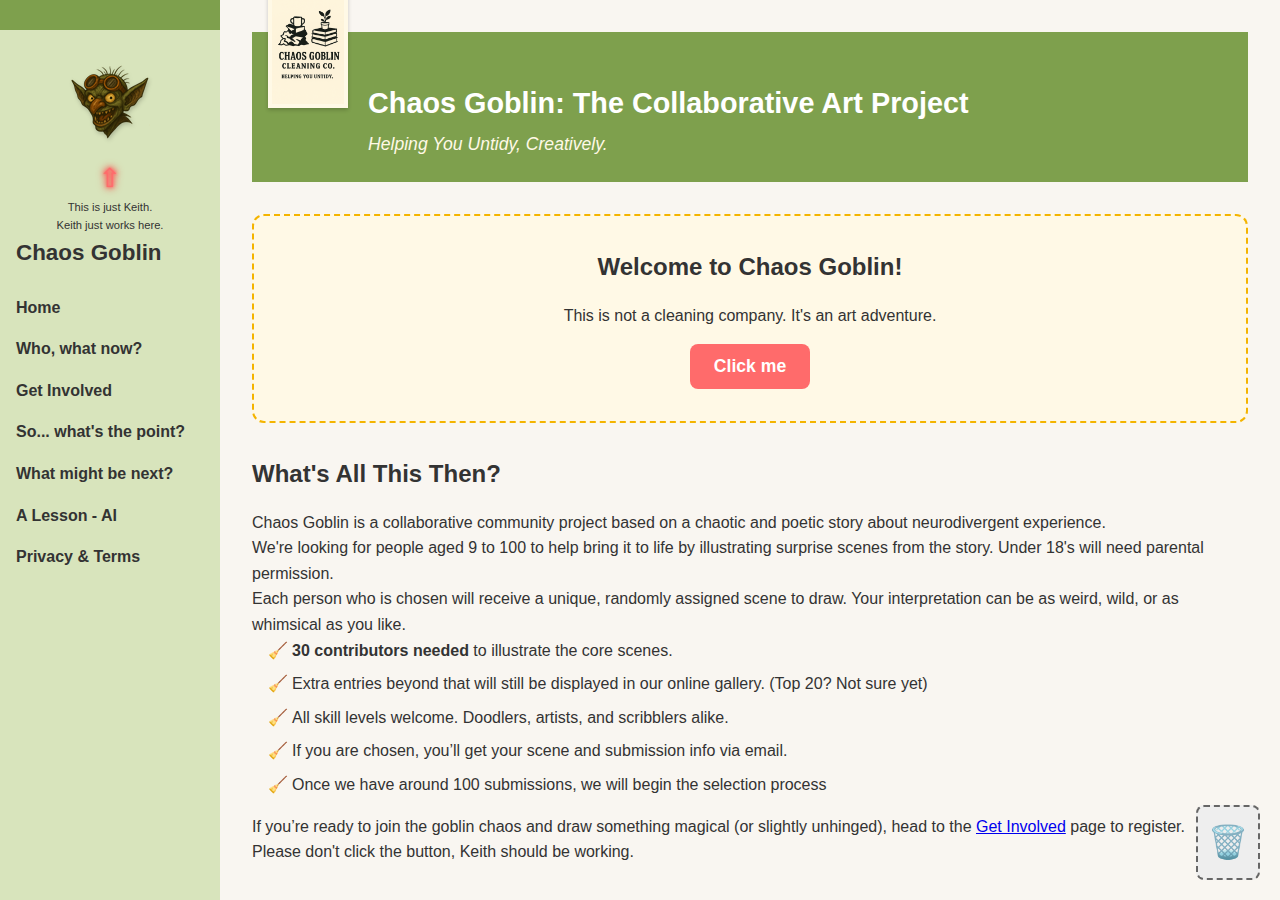
<file: index.html>
<!DOCTYPE html>
<html lang="en">
<head>
  <meta charset="UTF-8" />
  <meta name="viewport" content="width=device-width, initial-scale=1.0"/>
  <title>Chaos Goblin Art Project</title>
  <link rel="stylesheet" href="style.css" />
</head>
<body>
  <div class="layout">
    <nav class="sidebar">
      <img src="keith-face-small.png" alt="Keith the Goblin" class="keith-face">
      <div class="keith-pointer">
        <div class="neon-arrow">⇧</div>
        <div class="keith-label">This is just Keith.<br>Keith just works here.</div>
      </div>
      <h1>Chaos Goblin</h1>
      <ul>
        <li><a href="index.html" class="active">Home</a></li>
        <li><a href="who-what-now.html">Who, what now?</a></li>
        <li><a href="get-involved.html">Get Involved</a></li>
        <li><a href="so-whats-the-point.html">So... what's the point?</a></li>
        <li><a href="what-might-be-next.html">What might be next?</a></li>
        <li><a href="a-lesson-ai.html">A Lesson - AI</a></li>
        <li><a href="privacy-policy-and-legal-bits.html">Privacy & Terms</a></li>
      </ul>
    </nav>

    <div class="main-content">
      <header>
        <img src="chaos-goblin-logo.png" alt="Chaos Goblin Logo" class="logo">
        <div class="brand-titles">
          <h1>Chaos Goblin: The Collaborative Art Project</h1>
          <p class="tagline">Helping You Untidy, Creatively.</p>
        </div>
      </header>

      <section class="hero">
        <h2>Welcome to Chaos Goblin!</h2>
        <p>This is not a cleaning company. It's an art adventure.</p>
        <button id="clickMe1" class="goblin-button">Click me</button>
      </section>

      <section class="services">
        <h2>What's All This Then?</h2>
        <p>Chaos Goblin is a collaborative community project based on a chaotic and poetic story about neurodivergent experience.</p>
        <p>We're looking for people aged 9 to 100 to help bring it to life by illustrating surprise scenes from the story. Under 18's will need parental permission.</p>
        <p>Each person who is chosen will receive a unique, randomly assigned scene to draw. Your interpretation can be as weird, wild, or as whimsical as you like.</p>
        <ul>
          <li><strong>30 contributors needed</strong> to illustrate the core scenes.</li>
          <li>Extra entries beyond that will still be displayed in our online gallery. (Top 20? Not sure yet)</li>
          <li>All skill levels welcome. Doodlers, artists, and scribblers alike.</li>
          <li>If you are chosen, you’ll get your scene and submission info via email.</li>
          <li>Once we have around 100 submissions, we will begin the selection process</li>
        </ul>
        <p style="margin-top: 1rem;">
          If you’re ready to join the goblin chaos and draw something magical (or slightly unhinged), head to the <a href="get-involved.html">Get Involved</a> page to register.
        </p>
        <p>Please don't click the button, Keith should be working.</p>
      </section>

      <footer>
        <p>© G. M. Lissach 2025 – Chaos Goblin™ No, YOU are stuck in 2006. Thanks, Keith </p>
      </footer>
    </div>
  </div>

  <!-- The Bin -->
  <div id="keithBin" title="Please drop Keith here to stop him.">🗑️</div>

  <!-- Keith Fart Sound -->
  <audio id="keithFart">
    <source src="fart.mp3" type="audio/mpeg" />
  </audio>

  <!-- Chaos Script -->
  <script>
    const keithImgUrl = "https://gmlissach.github.io/Chaos-Goblin-Creation/keith-face-small.png";
    let keithsInBin = 0;
    let keithSpreadActive = true;
    const originalElements = [];

    function infectElement(el) {
      if (!keithSpreadActive) return;

      // Save original
      const clone = el.cloneNode(true);
      originalElements.push({ parent: el.parentNode, original: clone });

      const wrapper = document.createElement("div");
      wrapper.style.display = "inline-block";
      wrapper.style.width = el.offsetWidth + "px";
      wrapper.style.height = el.offsetHeight + "px";
      wrapper.style.overflow = "hidden";
      wrapper.style.position = "relative";

      const img = document.createElement("img");
      img.src = keithImgUrl;
      img.alt = "Keith is watching";
      img.style.maxWidth = "100%";
      img.style.maxHeight = "100%";
      img.style.position = "absolute";
      img.style.top = "50%";
      img.style.left = "50%";
      img.style.transform = "translate(-50%, -50%) scale(1.1)";
      img.style.objectFit = "cover";
      img.style.borderRadius = "8px";
      img.draggable = true;

      img.addEventListener("click", () => {
        const fart = document.getElementById("keithFart");
        if (fart) {
          fart.currentTime = 0;
          fart.play();
        }
      });

      img.addEventListener("dragstart", (e) => {
        e.dataTransfer.setData("text/plain", "keith");
      });

      wrapper.appendChild(img);
      el.replaceWith(wrapper);
    }

    function startKeithInfection() {
      if (!keithSpreadActive) return;

      const allEls = Array.from(document.querySelectorAll("button, h1, h2, h3, .goblin-button, .hero, .team-member"));
      if (allEls.length === 0) return;

      const randomEl = allEls[Math.floor(Math.random() * allEls.length)];
      infectElement(randomEl);

      if (keithSpreadActive) {
        const delay = Math.random() * 3000 + 1500;
        setTimeout(startKeithInfection, delay);
      }
    }

    function restoreOriginalElements() {
      originalElements.forEach(({ parent, original }) => {
        parent.appendChild(original);
      });
      originalElements.length = 0;
    }

    // Bin setup
    const bin = document.getElementById("keithBin");
    bin.addEventListener("dragover", (e) => {
      e.preventDefault();
      bin.classList.add("drag-over");
    });
    bin.addEventListener("dragleave", () => {
      bin.classList.remove("drag-over");
    });
    bin.addEventListener("drop", (e) => {
      e.preventDefault();
      bin.classList.remove("drag-over");
      const data = e.dataTransfer.getData("text/plain");
      if (data === "keith") {
        keithsInBin++;
        if (keithsInBin >= 3) {
          keithSpreadActive = false;
          bin.textContent = "🔒 Goblin secured";
          alert("Keith has been binned. Don't worry he'll be fine.");
          restoreOriginalElements();
        }
      }
    });

    // Start infection only when clicked
    document.getElementById("clickMe1").addEventListener("click", () => {
      startKeithInfection();
    });
  </script>
</body>
</html>
</file>
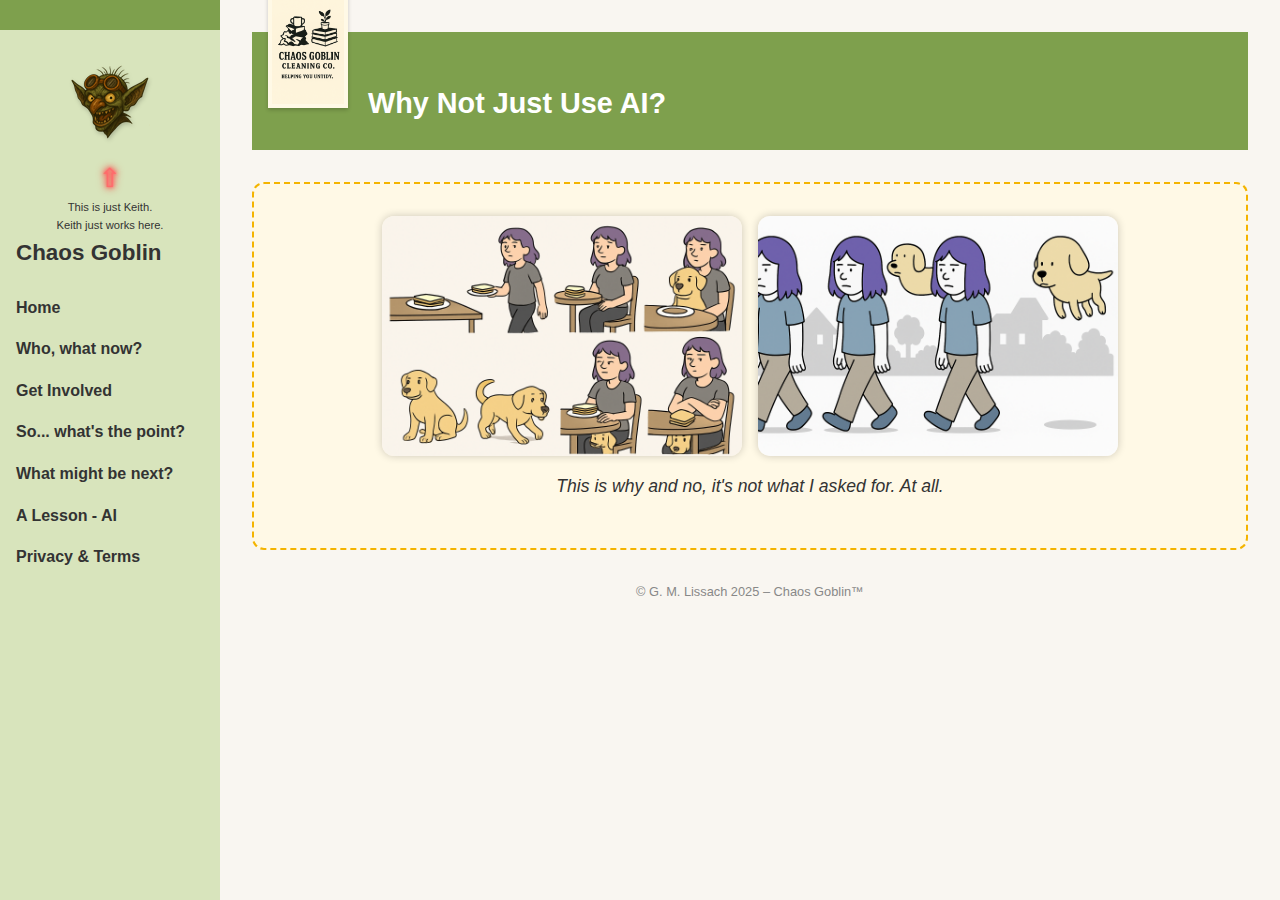
<file: A-lesson-AI.html>
<!DOCTYPE html>
<html lang="en">
<head>
  <meta charset="UTF-8" />
  <meta name="viewport" content="width=device-width, initial-scale=1.0"/>
  <title>Why Not Just Use AI? – Chaos Goblin</title>
  <link rel="stylesheet" href="style.css" />
</head>
<body>
  <div class="layout">

    <nav class="sidebar">
      <img src="keith-face-small.png" alt="Keith the Goblin" class="keith-face">
      <div class="keith-pointer">
        <div class="neon-arrow">⇧</div>
        <div class="keith-label">This is just Keith.<br>Keith just works here.</div>
      </div>

      <h1>Chaos Goblin</h1>
      <ul>
       <li><a href="index.html">Home</a></li>
        <li><a href="who-what-now.html">Who, what now?</a></li>
        <li><a href="get-involved.html">Get Involved</a></li>
        <li><a href="so-whats-the-point.html">So... what's the point?</a></li>
        <li><a href="what-might-be-next.html">What might be next?</a></li>
        <li><a href="a-lesson-ai.html "class="active" >A Lesson - AI</a></li>
        <li><a href="privacy-policy-and-legal-bits.html">Privacy & Terms</a></li>
      </ul>
    </nav>

    <div class="main-content">
      <header>
        <img src="chaos-goblin-logo.png" alt="Chaos Goblin Logo" class="logo">
        <div class="brand-titles">
          <h1>Why Not Just Use AI?</h1>
        </div>
      </header>

  <section class="hero" style="text-align: center;">
  <div style="display: flex; flex-wrap: wrap; justify-content: center; gap: 1rem;">
    <img src="kenny-float.png" alt="Kenny Float 1"
         style="width: 100%; max-width: 360px; height: auto; border-radius: 12px; box-shadow: 0 0 8px rgba(0,0,0,0.2); object-fit: contain;">
    
    <img src="kenny-floating.png" alt="Kenny Float 2"
         style="width: 100%; max-width: 360px; height: auto; border-radius: 12px; box-shadow: 0 0 8px rgba(0,0,0,0.2); object-fit: contain;">
  </div>
  <p style="font-size: 1.1rem; font-style: italic; margin-top: 1rem;">This is why and no, it's not what I asked for. At all.</p>
</section>


      <footer>
        <p>© G. M. Lissach 2025 – Chaos Goblin™</p>
      </footer>
    </div>
  </div>
</body>
</html>
</file>
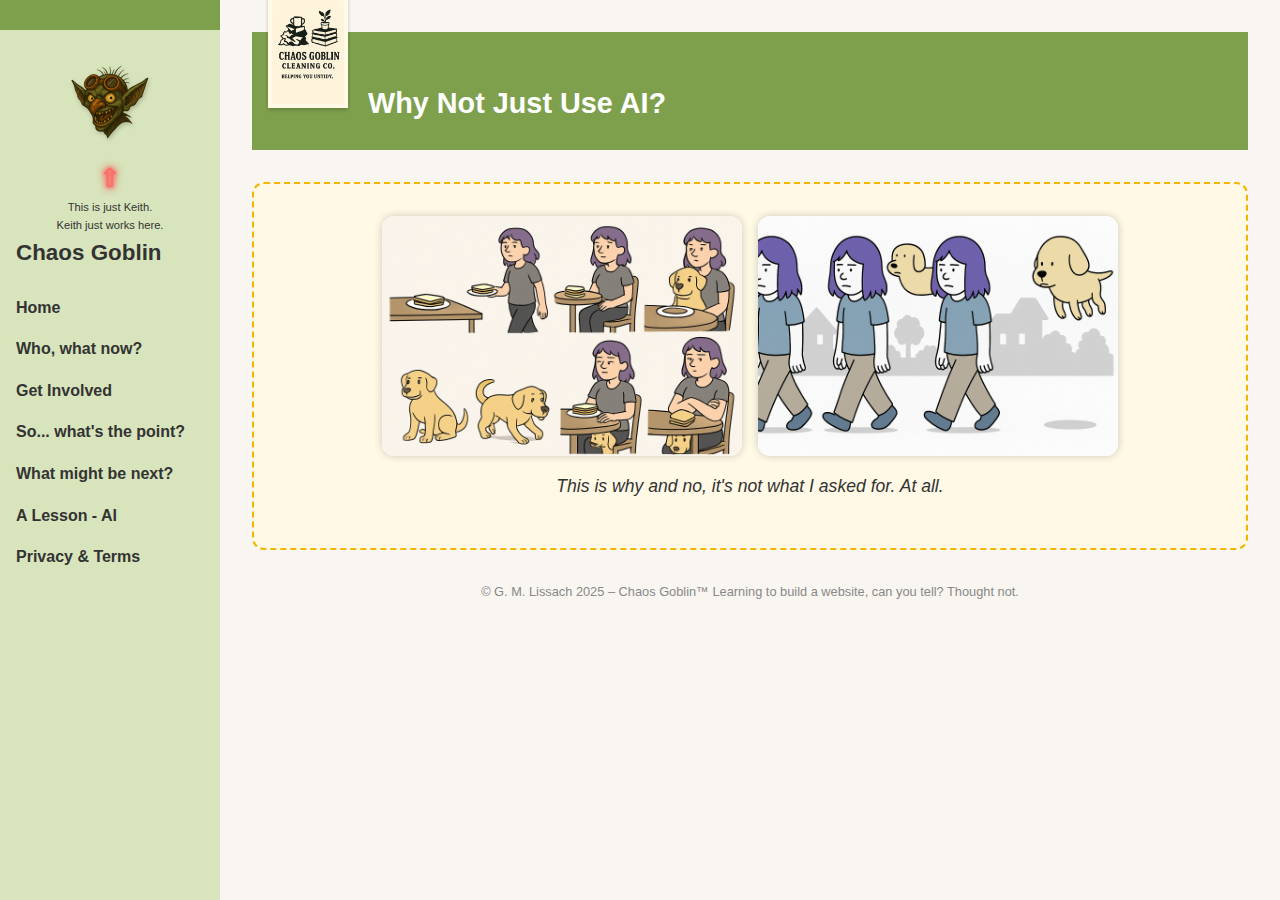
<file: a-lesson-ai.html>
<!DOCTYPE html>
<html lang="en">
<head>
  <meta charset="UTF-8" />
  <meta name="viewport" content="width=device-width, initial-scale=1.0"/>
  <title>Why Not Just Use AI? – Chaos Goblin</title>
  <link rel="stylesheet" href="style.css" />
</head>
<body>
  <div class="layout">

    <nav class="sidebar">
      <img src="keith-face-small.png" alt="Keith the Goblin" class="keith-face">
      <div class="keith-pointer">
        <div class="neon-arrow">⇧</div>
        <div class="keith-label">This is just Keith.<br>Keith just works here.</div>
      </div>

      <h1>Chaos Goblin</h1>
      <ul>
       <li><a href="index.html">Home</a></li>
        <li><a href="who-what-now.html">Who, what now?</a></li>
        <li><a href="get-involved.html">Get Involved</a></li>
        <li><a href="so-whats-the-point.html">So... what's the point?</a></li>
        <li><a href="what-might-be-next.html">What might be next?</a></li>
        <li><a href="a-lesson-ai.html"class="active" >A Lesson - AI</a></li>
        <li><a href="privacy-policy-and-legal-bits.html">Privacy & Terms</a></li>
      </ul>
    </nav>

    <div class="main-content">
      <header>
        <img src="chaos-goblin-logo.png" alt="Chaos Goblin Logo" class="logo">
        <div class="brand-titles">
          <h1>Why Not Just Use AI?</h1>
        </div>
      </header>

  <section class="hero" style="text-align: center;">
  <div style="display: flex; flex-wrap: wrap; justify-content: center; gap: 1rem;">
    <img src="kenny-float.png" alt="kenny Float 1"
         style="width: 100%; max-width: 360px; height: auto; border-radius: 12px; box-shadow: 0 0 8px rgba(0,0,0,0.2); object-fit: contain;">
    
    <img src="kenny-floating.png" alt="kenny float 2"
         style="width: 100%; max-width: 360px; height: auto; border-radius: 12px; box-shadow: 0 0 8px rgba(0,0,0,0.2); object-fit: contain;">
  </div>
  <p style="font-size: 1.1rem; font-style: italic; margin-top: 1rem;">This is why and no, it's not what I asked for. At all.</p>
</section>


      <footer>
        <p>© G. M. Lissach 2025 – Chaos Goblin™ Learning to build a website, can you tell? Thought not.</p>
      </footer>
    </div>
  </div>
</body>
</html>
</file>
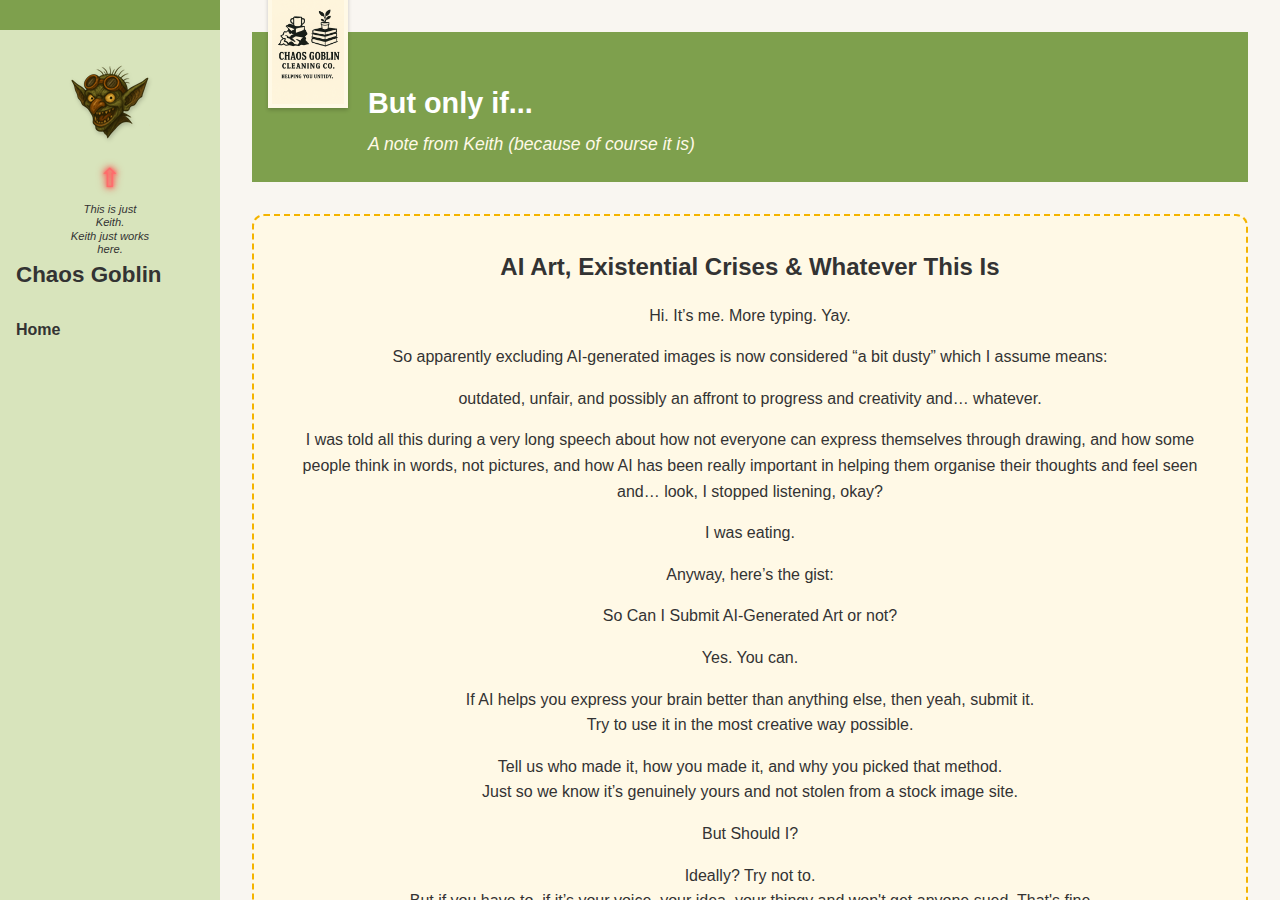
<file: but-only-if.html>
<!DOCTYPE html>
<html lang="en">
<head>
  <meta charset="UTF-8" />
  <meta name="viewport" content="width=device-width, initial-scale=1.0"/>
  <title>Get Involved – Chaos Goblin</title>
  <link rel="stylesheet" href="style.css" />
</head>
<body>
  <div class="layout">

    <nav class="sidebar">
      <img src="keith-face-small.png" alt="Keith the Goblin" class="keith-face">
<div class="keith-pointer">
  <div class="neon-arrow">⇧</div>
  <div class="label">This is just Keith.<br>Keith just works here.</div>
</div>

      <h1>Chaos Goblin</h1>
      <ul>
        <li><a href="index.html">Home</a></li>        
      </ul>
    </nav>

    <div class="main-content">
      <header>
        <img src="chaos-goblin-logo.png" alt="Chaos Goblin Logo" class="logo">
        <div class="brand-titles">
          <h1>But only if...</h1>
          <p class="tagline">A note from Keith (because of course it is)</p>
        </div>
      </header>

      <section class="hero">
        <h2>AI Art, Existential Crises & Whatever This Is</h2>
        <p>Hi. It’s me. More typing. Yay.</p>

<p>So apparently excluding AI-generated images is now considered “a bit dusty”  which I assume means:</p>
<p>outdated, unfair, and possibly an affront to progress and creativity and… whatever.</p>

<p>I was told all this during a very long speech about how not everyone can express themselves through drawing, and how some people think in words, not pictures, and how AI has been really important in helping them organise their thoughts and feel seen and… look, I stopped listening, okay?</p> 
<p>I was eating.</p>

<p>Anyway, here’s the gist:</p>

<p>So Can I Submit AI-Generated Art or not?</p>
<p>Yes. You can.</p>
If AI helps you express your brain better than anything else, then yeah, submit it.

<p>Try to use it in the most creative way possible.</p>
Tell us who made it, how you made it, and why you picked that method.
<p>Just so we know it’s genuinely yours and not stolen from a stock image site.</p>
<p>But Should I?</p>
Ideally? Try not to.
<p>But if you have to, if it’s your voice, your idea, your thingy and won't get anyone sued. That's fine</p>
<p>TL;DR:</p>
Yes, you can submit AI images but only if you

really try to be original and intentional.

Let us know who/what made it (you + AI, tool used, prompt maybe?)

Don’t submit anything you don’t own.

Try not to overthink it. The author already has.

Okay? Yeah?
<p>Good.</p>
<p>Bye.</p>

Thanks, Keith
<p>Professional Goblin Assistant / Unpaid Ethics Liaison / Philosopher</p>
       
      </section>

      <section class="services">
    
      </section>

      <footer>
        <p>© G. M. Lissach 2025 – Chaos Goblin™</p>
      </footer>
    </div>
  </div>
</body>
</html>
</file>
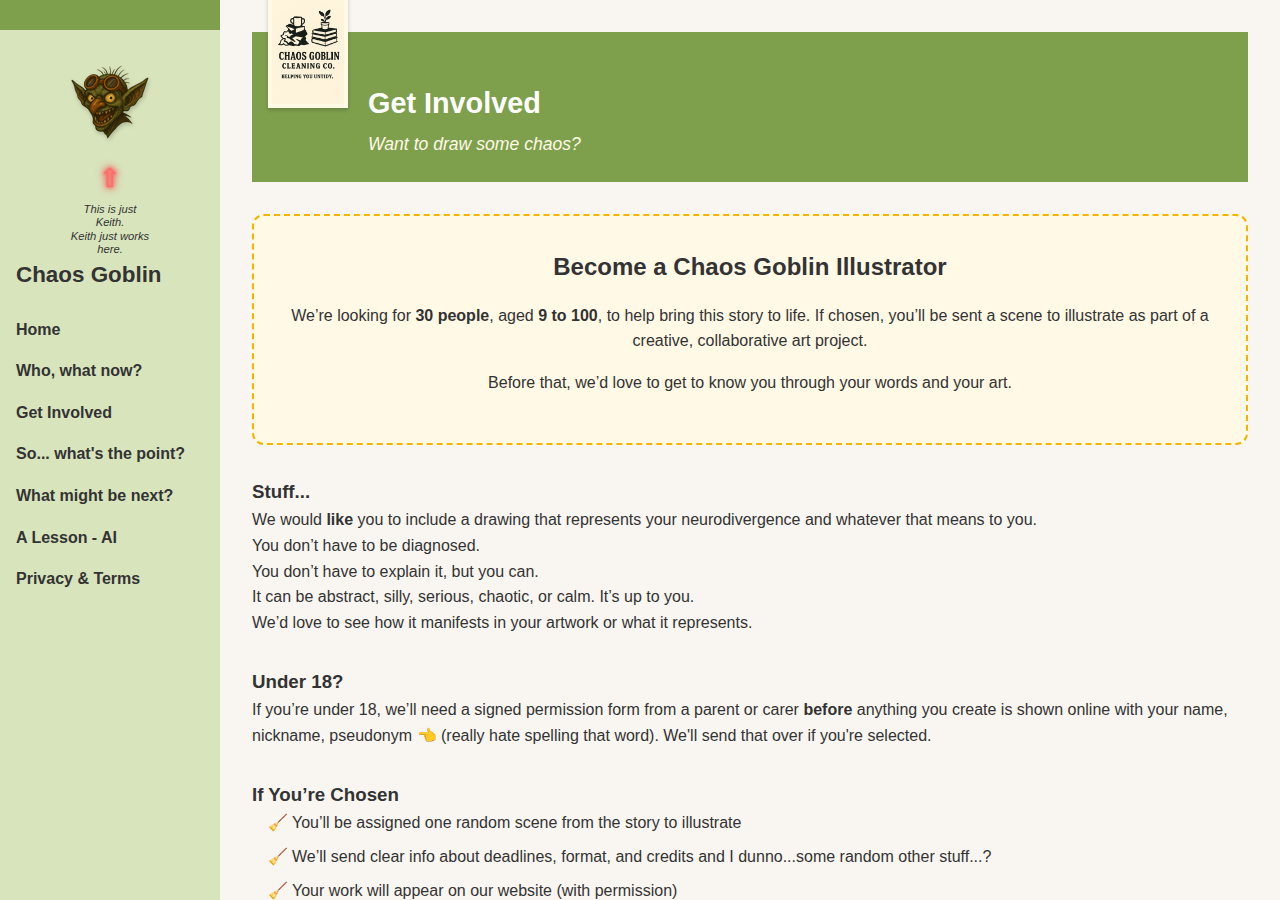
<file: get-involved.html>
<!DOCTYPE html>
<html lang="en">
<head>
  <meta charset="UTF-8" />
  <meta name="viewport" content="width=device-width, initial-scale=1.0"/>
  <title>Get Involved – Chaos Goblin</title>
  <link rel="stylesheet" href="style.css" />
</head>
<body>
  <div class="layout">

    <nav class="sidebar">
      <img src="keith-face-small.png" alt="Keith the Goblin" class="keith-face">
<div class="keith-pointer">
  <div class="neon-arrow">⇧</div>
  <div class="label">This is just Keith.<br>Keith just works here.</div>
</div>

      <h1>Chaos Goblin</h1>
      <ul>
        <li><a href="index.html">Home</a></li>
        <li><a href="who-what-now.html">Who, what now?</a></li>
        <li><a href="get-involved.html" class="active">Get Involved</a></li>
        <li><a href="so-whats-the-point.html">So... what's the point?</a></li>
        <li><a href="what-might-be-next.html">What might be next?</a></li>
        <li><a href="a-lesson-ai.html">A Lesson - AI</a></li>
        <li><a href="privacy-policy-and-legal-bits.html">Privacy & Terms</a></li>


      </ul>
    </nav>

    <div class="main-content">
      <header>
        <img src="chaos-goblin-logo.png" alt="Chaos Goblin Logo" class="logo">
        <div class="brand-titles">
          <h1>Get Involved</h1>
          <p class="tagline">Want to draw some chaos?</p>
        </div>
      </header>

      <section class="hero">
        <h2>Become a Chaos Goblin Illustrator</h2>
        <p>We’re looking for <strong>30 people</strong>, aged <strong>9 to 100</strong>, to help bring this story to life. If chosen, you’ll be sent a scene to illustrate as part of a creative, collaborative art project.</p>
        <p>Before that, we’d love to get to know you through your words and your art.</p>
      </section>

      <section class="services">
    
<h3>Stuff...</h3>
        
        <p>We would <strong>like</strong> you to include a drawing that represents your neurodivergence and whatever that means to you. 
        <p>You don’t have to be diagnosed.</p>
        <p>You don’t have to explain it, but you can.</p> 
        <p>It can be abstract, silly, serious, chaotic, or calm. It’s up to you.</p>
        <p>We’d love to see how it manifests in your artwork or what it represents.</p>

        <h3 style="margin-top:2rem;"> Under 18?</h3>
        <p>If you’re under 18, we’ll need a signed permission form from a parent or carer <strong>before</strong> anything you create is shown online with your name, nickname, pseudonym 👈 (really hate spelling that word). We'll send that over if you're selected.</p>

        <h3 style="margin-top:2rem;"> If You’re Chosen</h3>
        <ul>
          <li>You’ll be assigned one random scene from the story to illustrate</li>
          <li>We’ll send clear info about deadlines, format, and credits and I dunno...some random other stuff...?</li>
          <li>Your work will appear on our website (with permission)</li>
        </ul>

 <h3 style="margin-top:2rem;">Digital art is welcome.</h3>
<p>This project is all about human creativity -  mistakes, textures, scribbles, and sparks. 
We would rather not have art made with AI or generators.  
<p>There was going to be a full-on *NO THANKS*, but...</p>  
<a href="but-only-if.html">Keith explains the whole AI thing here.</a></p>

<h4 style="margin-top:2rem;">📨 Ready?</h4>
<h2>How to Apply</h2>
<ul>
  <li>Introduce yourself. Your name, nickname, or pseudonym, your age, and one line about why you're interested.</li>
  <li>Attach a sample of your art. It can be anything you’ve drawn. (Nothing rude or gross, please. Thanks, Keith)</li>
</ul>

<p>Send your message to: <strong>chaosgoblincreation@gmail.com</strong></p>
<p>(Nope, it doesn’t link to anything. You have to copy and paste it. We’re old-fashioned, <s>don’t know what we’re doing</s>, and a bit busy. Thanks, Keith.)</p>
<p>Subject: <strong>Chaos Goblin – Count Me In</strong></p>

<p style="margin-top:2rem;"><strong>That’s it! We can’t wait to see who applies.</strong></p>

<footer>
  <p>© G. M. Lissach 2025 – Chaos Goblin™</p>
</footer>
</file>
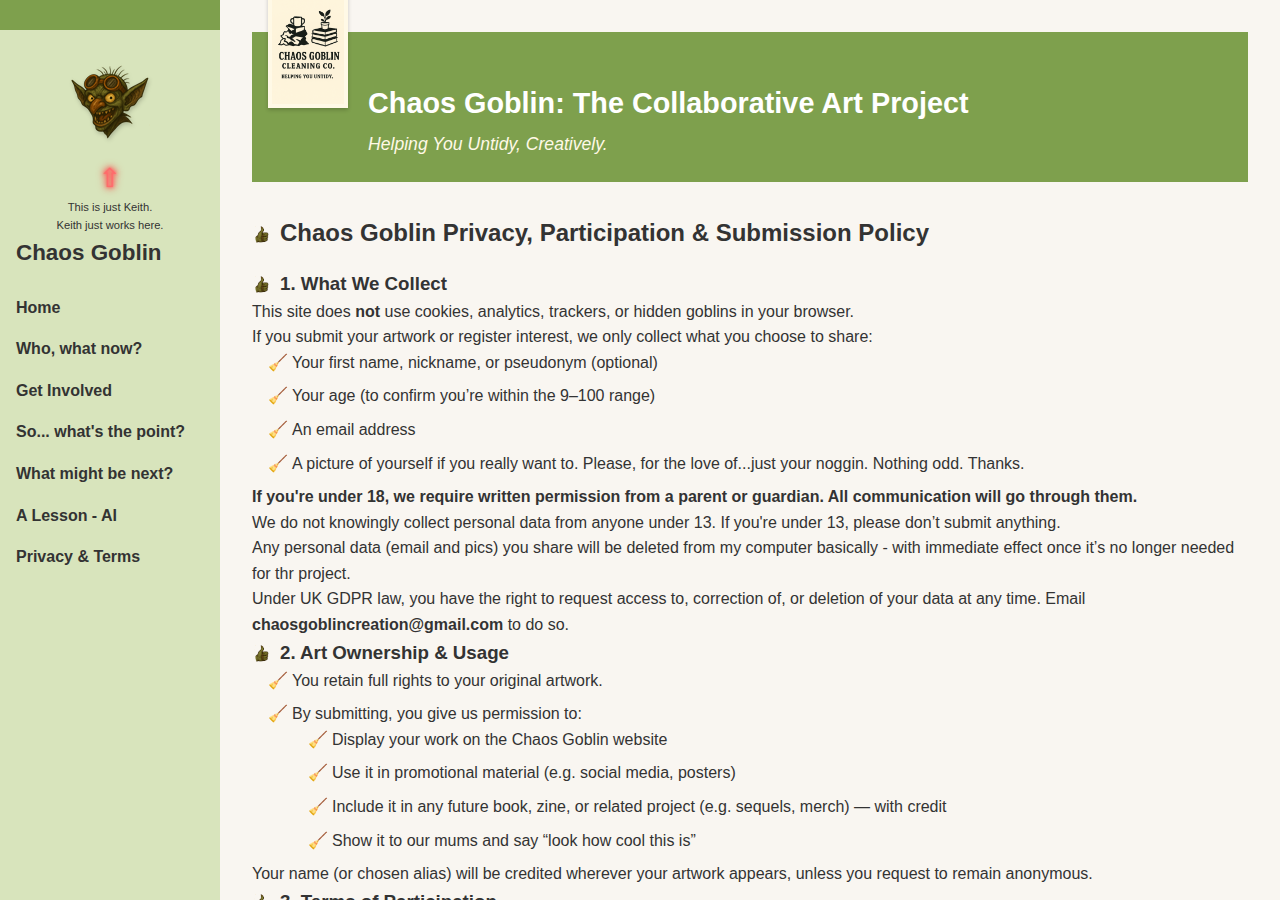
<file: privacy-policy-and-legal-bits.html>
<!DOCTYPE html>
<html lang="en">
<head>
  <meta charset="UTF-8" />
  <meta name="viewport" content="width=device-width, initial-scale=1.0"/>
  <title>Privacy & Submissions – Chaos Goblin</title>
  <link rel="stylesheet" href="style.css" />
</head>
<body>
  <div class="layout">

    <nav class="sidebar">
      <img src="keith-face-small.png" alt="Keith the Goblin" class="keith-face">
      <div class="keith-pointer">
        <div class="neon-arrow">⇧</div>
        <div class="keith-label">This is just Keith.<br>Keith just works here.</div>
      </div>
      <h1>Chaos Goblin</h1>
      <ul>
        <li><a href="index.html">Home</a></li>
        <li><a href="who-what-now.html">Who, what now?</a></li>
        <li><a href="get-involved.html">Get Involved</a></li>
        <li><a href="so-whats-the-point.html">So... what's the point?</a></li>
        <li><a href="what-might-be-next.html">What might be next?</a></li>
        <li><a href="a-lesson-ai.html">A Lesson - AI</a></li>
        <li><a href="privacy-policy.html" class="active">Privacy & Terms</a></li>
      </ul>
    </nav>

    <div class="main-content">
      <header>
        <img src="chaos-goblin-logo.png" alt="Chaos Goblin Logo" class="logo">
        <div class="brand-titles">
          <h1>Chaos Goblin: The Collaborative Art Project</h1>
          <p class="tagline">Helping You Untidy, Creatively.</p>
        </div>
      </header>

      <section class="services">
        <h2><img src="keith-thumb.png" alt="Keith approves" style="width: 20px; height: auto; vertical-align: middle; margin-right: 0.5rem;">Chaos Goblin Privacy, Participation & Submission Policy</h2>

        <h3><img src="keith-thumb.png" alt="Keith approves" style="width: 20px; height: auto; vertical-align: middle; margin-right: 0.5rem;">1. What We Collect</h3>
        <p>This site does <strong>not</strong> use cookies, analytics, trackers, or hidden goblins in your browser.</p>
        <p>If you submit your artwork or register interest, we only collect what you choose to share:</p>
        <ul>
          <li>Your first name, nickname, or pseudonym (optional)</li>
          <li>Your age (to confirm you’re within the 9–100 range)</li>
          <li>An email address</li>
          <li>A picture of yourself if you really want to. Please, for the love of...just your noggin. Nothing odd. Thanks.</li>
        </ul>
        <p><strong>If you're under 18, we require written permission from a parent or guardian. All communication will go through them.</strong></p>
        <p>We do not knowingly collect personal data from anyone under 13. If you're under 13, please don’t submit anything.</p>
        <p>Any personal data (email and pics) you share will be deleted from my computer basically - with immediate effect once it’s no longer needed for thr project.</p>
        <p>Under UK GDPR law, you have the right to request access to, correction of, or deletion of your data at any time. Email <strong>chaosgoblincreation@gmail.com</strong> to do so.</p>

        <h3><img src="keith-thumb.png" alt="Keith approves" style="width: 20px; height: auto; vertical-align: middle; margin-right: 0.5rem;">2. Art Ownership & Usage</h3>
        <ul>
          <li>You retain full rights to your original artwork.</li>
          <li>By submitting, you give us permission to:
            <ul>
              <li>Display your work on the Chaos Goblin website</li>
              <li>Use it in promotional material (e.g. social media, posters)</li>
              <li>Include it in any future book, zine, or related project (e.g. sequels, merch) — with credit</li>
              <li>Show it to our mums and say “look how cool this is”</li>
            </ul>
          </li>
        </ul>
        <p>Your name (or chosen alias) will be credited wherever your artwork appears, unless you request to remain anonymous.</p>

        <h3><img src="keith-thumb.png" alt="Keith approves" style="width: 20px; height: auto; vertical-align: middle; margin-right: 0.5rem;">3. Terms of Participation</h3>
        <ul>
          <li>This is a volunteer-led creative project, no money changes hands for contributions.</li>
          <li>You can suggest a charity if the project is published. If that happens, <strong>10% of book sales will go to charity</strong>. The rest will go toward publishing, production, and creator time.</li>
          <li>You may withdraw at any time, just let us know and we’ll reassign your scene and delete your email.</li>
          <li>We reserve the right to moderate or remove submissions that:
            <ul>
              <li>Contain offensive or inappropriate content</li>
              <li>Include identifiable personal info</li>
              <li>Violate copyright or originality terms</li>
            </ul>
          </li>
          <li>By submitting, you confirm the work is your own and not copied, traced, or stolen.</li>
          <li>We may reformat artwork or assign it to specific story sections as needed for layout, but we won’t change your actual art.</li>
        </ul>

        <h3><img src="keith-thumb.png" alt="Keith approves" style="width: 20px; height: auto; vertical-align: middle; margin-right: 0.5rem;">4. International Participation</h3>
        <p>At this time, the project is open to UK residents only. If you live elsewhere and really want to take part, please email us and we’ll decide on a case-by-case basis.</p>

        <h3><img src="keith-thumb.png" alt="Keith approves" style="width: 20px; height: auto; vertical-align: middle; margin-right: 0.5rem;">5. Contacting Us</h3>
        <p>If you have questions about any of this, or need to remove your info, email: <strong>chaosgoblincreation@gmail.com</strong></p>

        <h3><img src="keith-thumb.png" alt="Keith approves" style="width: 20px; height: auto; vertical-align: middle; margin-right: 0.5rem;">That’s It!</h3>
        <p>Chaos Goblin Cleaning Co. is powered by <em>eggs, mints with a hole in, and sparkling water</em> not creepy data collection.</p>
        <p>We’re doing our best to keep this fun, transparent, and respectful. If something ever gets big enough to require real lawyers, we’ll get some. For now, please don’t sue us. We’re just broke goblins with a laptop.</p>
      </section>

      <footer>
        <p>© G. M. Lissach 2025 – Chaos Goblin™</p>
      </footer>
    </div>
  </div>
</body>
</html>
</file>
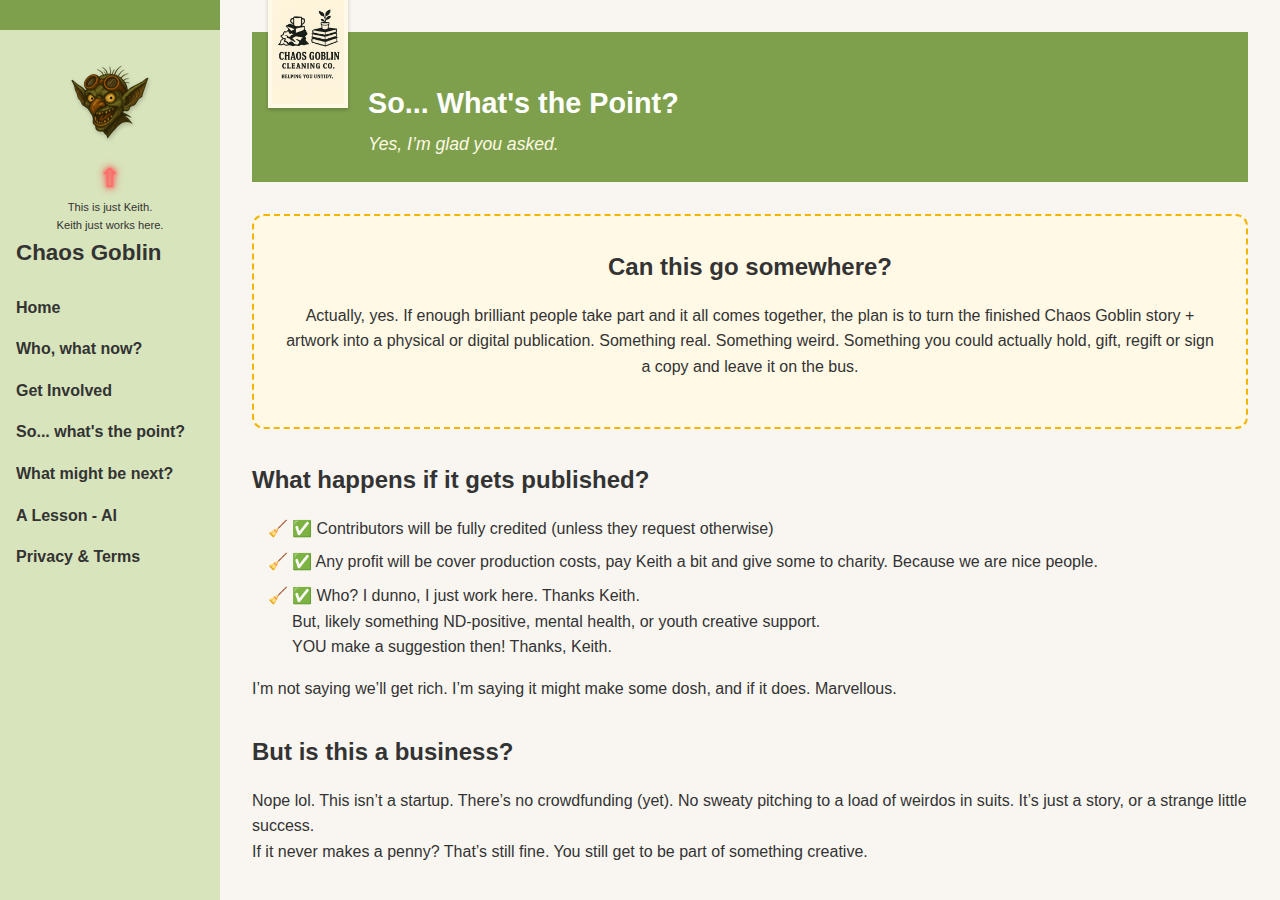
<file: So-whats-the-point.html>
<!DOCTYPE html>
<html lang="en">
<head>
  <meta charset="UTF-8" />
  <meta name="viewport" content="width=device-width, initial-scale=1.0"/>
  <title>So... What's the Point? – Chaos Goblin</title>
  <link rel="stylesheet" href="style.css" />
</head>
<body>
  <div class="layout">

    <nav class="sidebar">
      <img src="keith-face-small.png" alt="Keith the Goblin" class="keith-face">
      <div class="keith-pointer">
        <div class="neon-arrow">⇧</div>
        <div class="keith-label">This is just Keith.<br>Keith just works here.</div>
      </div>

      <h1>Chaos Goblin</h1>
      <ul>
             <li><a href="index.html">Home</a></li>
        <li><a href="who-what-now.html">Who, what now?</a></li>
        <li><a href="get-involved.html">Get Involved</a></li>
        <li><a href="so-whats-the-point.html" class="active">So... what's the point?</a></li>
        <li><a href="what-might-be-next.html">What might be next?</a></li>
        <li><a href="a-lesson-ai.html">A Lesson - AI</a></li>
        <li><a href="privacy-policy-and-legal-bits.html">Privacy & Terms</a></li>
      </ul>
    </nav>

    <div class="main-content">
      <header>
        <img src="chaos-goblin-logo.png" alt="Chaos Goblin Logo" class="logo">
        <div class="brand-titles">
          <h1>So... What's the Point?</h1>
          <p class="tagline">Yes, I’m glad you asked.</p>
        </div>
      </header>

      <section class="hero">
        <h2>Can this go somewhere?</h2>
        <p>Actually, yes. If enough brilliant people take part and it all comes together, the plan is to turn the finished Chaos Goblin story + artwork into a physical or digital publication. Something real. Something weird. Something you could actually hold, gift, regift or sign a copy and leave it on the bus.</p>
      </section>

      <section class="services">
        <h2>What happens if it gets published?</h2>
        <ul>
          <li>✅ Contributors will be fully credited (unless they request otherwise)</li>
          <li>✅ Any profit will be cover production costs, pay Keith a bit and give some to charity. Because we are nice people.</li>
          <li>✅ Who? I dunno, I just work here. Thanks Keith. 
<p>But, likely something ND-positive, mental health, or youth creative support.</p> 
<p>YOU make a suggestion then! Thanks, Keith.</p></li>
        </ul>
        <p style="margin-top: 1rem;">I’m not saying we’ll get rich. I’m saying it might make some dosh, and if it does. Marvellous.</p>
      </section>

      <section class="services">
        <h2>But is this a business?</h2>
        <p>Nope lol. This isn’t a startup. There’s no crowdfunding (yet). No sweaty pitching to a load of weirdos in suits. It’s just a story, or a strange little success.</p>
        <p>If it never makes a penny? That’s still fine. You still get to be part of something creative.</p>
      </section>
<section class="services">
  <h2>Know a Worthy Cause?</h2>
  <p>If there’s a charity you love, something that’s helped you or someone you care about then tell us about it. Big or small, weirdly specific or beautifully broad. We want to hear it.</p>
  <p>Email us at <strong>chaosgoblincreation@gmail.com</strong> with the subject line: <em>“Charity Suggestion”</em>. We can’t promise every one will make the shortlist, but we’ll read them all. And if this project does make any dosh, some of it’s going somewhere meaningful. We'll work that bit out if we ever get there, yeah?</p>
  <p>Bonus points if it involves neurodivergent support, creativity, or underdog energy. But we’re open.</p>
</section>

      <footer>
        <p>© G. M. Lissach 2025 – Chaos Goblin™</p>
      </footer>
    </div>
  </div>
</body>
</html>
</file>
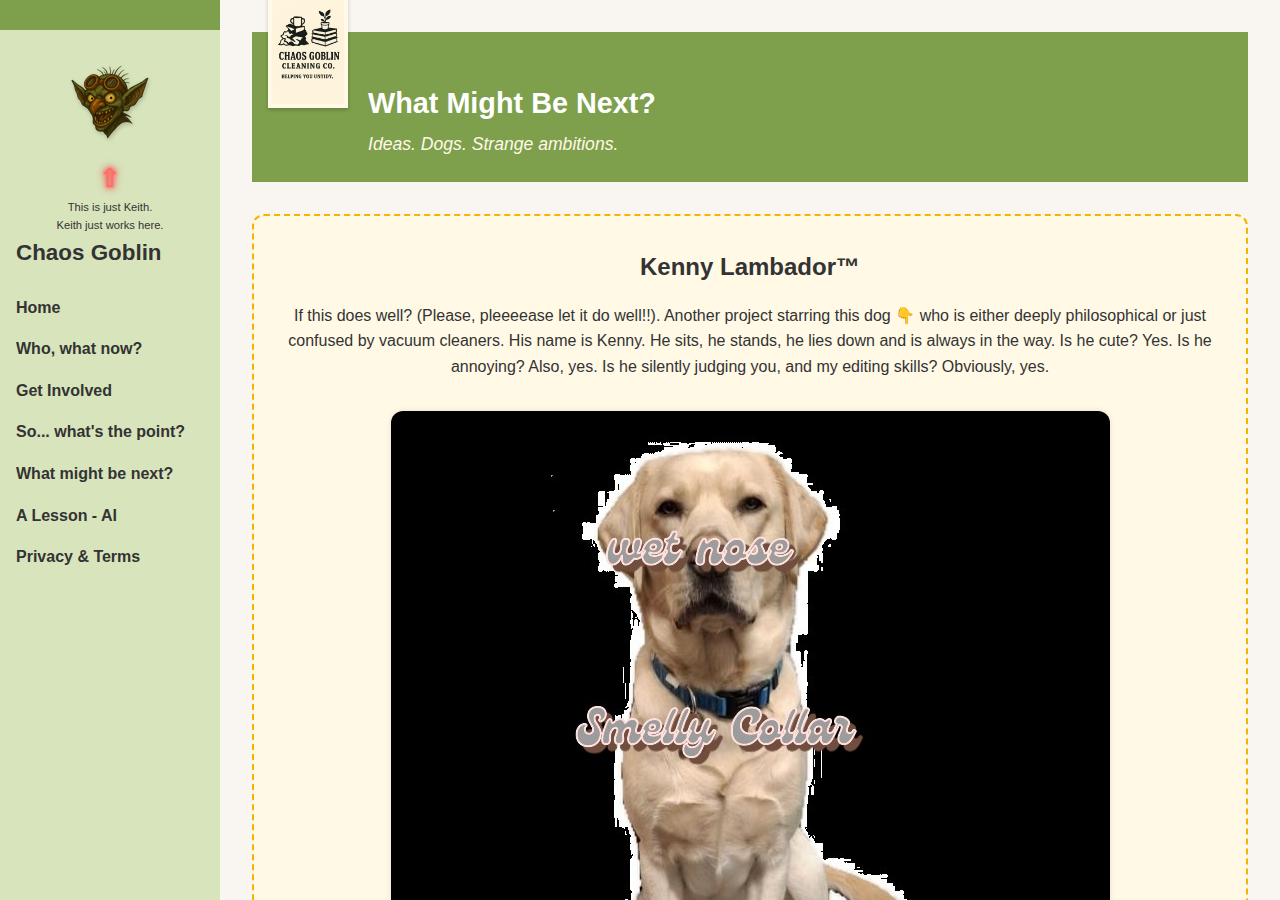
<file: what-might-be-next.html>
<!DOCTYPE html>
<html lang="en">
<head>
  <meta charset="UTF-8" />
  <meta name="viewport" content="width=device-width, initial-scale=1.0"/>
  <title>What Might Be Next? – Chaos Goblin</title>
  <link rel="stylesheet" href="style.css" />
</head>
<body>
  <div class="layout">

    <nav class="sidebar">
      <img src="keith-face-small.png" alt="Keith the Goblin" class="keith-face">
<div class="keith-pointer">
  <div class="neon-arrow">⇧</div>
  <div class="keith-label">This is just Keith.<br>Keith just works here.</div>
</div>

      <h1>Chaos Goblin</h1>
      <ul>
          <li><a href="index.html">Home</a></li>
        <li><a href="who-what-now.html">Who, what now?</a></li>
        <li><a href="get-involved.html">Get Involved</a></li>
        <li><a href="so-whats-the-point.html">So... what's the point?</a></li>
        <li><a href="what-might-be-next.html" class="active">What might be next?</a></li>
        <li><a href="a-lesson-ai.html">A Lesson - AI</a></li>
        <li><a href="privacy-policy.html">Privacy & Terms</a></li>
        
      </ul>
    </nav>

    <div class="main-content">
      <header>
        <img src="chaos-goblin-logo.png" alt="Chaos Goblin Logo" class="logo">
        <div class="brand-titles">
          <h1>What Might Be Next?</h1>
          <p class="tagline">Ideas. Dogs. Strange ambitions.</p>
        </div>
      </header>

      <section class="hero">
        <h2>Kenny Lambador™</h2>
        <p>If this does well? (Please, pleeeease let it do well!!). Another project starring this dog 👇 who is either deeply philosophical or just confused by vacuum cleaners. His name is Kenny. He sits, he stands, he lies down and is always in the way. Is he cute? Yes. Is he annoying? Also, yes. Is he silently judging you, and my editing skills? Obviously, yes.</p>
        <img src="KennyLambador.JPG" alt="Kenny Lambador" style="max-width:100%; margin-top:1rem; border-radius:12px; box-shadow: 0 0 6px rgba(0,0,0,0.1);">
      </section>

      <section class="services">
        <h2>Also Possibly Coming:</h2>
        <ul>
          <li>A zine (I don't even know what a 'zine' is. I'm old) called <em>Draw Your ND</em></li>
          <li>Chaos Goblin™: The Movie (Hello Aardman)</li>
          <li>“Where Is My Stuff™?” – A memoir in lost objects</li>
          <li>A badge that says <strong>Helping You Untidy™</strong></li>
          <li>A lunch box that says <strong>Goblin It Up™!</strong></li>

        </ul>

        <p style="margin-top:2rem;">None of this is confirmed. All of this is possible. Maybe.</p>
      </section>

      <footer>
        <p>© G. M. Lissach 2025 – Chaos Goblin™</p>
      </footer>
    </div>
  </div>
</body>
</html>
</file>
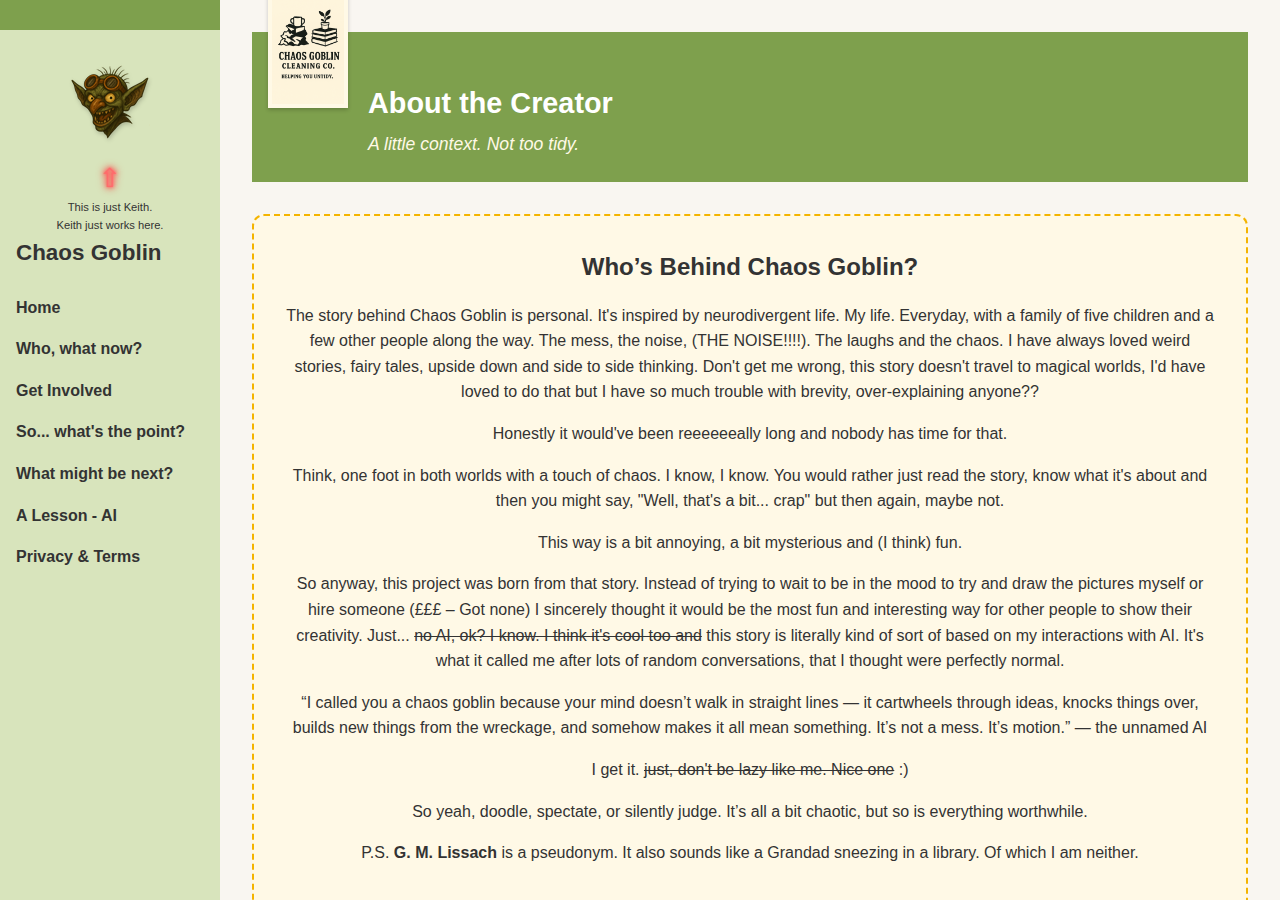
<file: who-what-now.html>
<!DOCTYPE html>
<html lang="en">
<head>
  <meta charset="UTF-8" />
  <meta name="viewport" content="width=device-width, initial-scale=1.0"/>
  <title>About the Creator – Chaos Goblin</title>
  <link rel="stylesheet" href="style.css" />
</head>
<body>
  <div class="layout">

    <nav class="sidebar">
      <img src="keith-face-small.png" alt="Keith the Goblin" class="keith-face">
      <div class="keith-pointer">
        <div class="neon-arrow">⇧</div>
        <div class="keith-label">This is just Keith.<br>Keith just works here.</div>
      </div>

      <h1>Chaos Goblin</h1>
      <ul>
        <li><a href="index.html">Home</a></li>
        <li><a href="who-what-now.html" class="active">Who, what now?</a></li>
        <li><a href="get-involved.html">Get Involved</a></li>
        <li><a href="so-whats-the-point.html">So... what's the point?</a></li>
        <li><a href="what-might-be-next.html">What might be next?</a></li>
        <li><a href="a-lesson-ai.html">A Lesson - AI</a></li>
        <li><a href="privacy-policy-and-legal-bits.html">Privacy & Terms</a></li>
      </ul>
    </nav>

    <div class="main-content">
      <header>
        <img src="chaos-goblin-logo.png" alt="Chaos Goblin Logo" class="logo">
        <div class="brand-titles">
          <h1>About the Creator</h1>
          <p class="tagline">A little context. Not too tidy.</p>
        </div>
      </header>

      <section class="hero">
        <h2>Who’s Behind Chaos Goblin?</h2>
        <p>The story behind Chaos Goblin is personal. It's inspired by neurodivergent life. My life. Everyday, with a family of five children and a few other people along the way. The mess, the noise, (THE NOISE!!!!). The laughs and the chaos. I have always loved weird stories, fairy tales, upside down and side to side thinking. Don't get me wrong, this story doesn't travel to magical worlds, I'd have loved to do that but I have so much trouble with brevity, over-explaining anyone??</p>

<p>Honestly it would've been reeeeeeally long and nobody has time for that.</p>

        <p>Think, one foot in both worlds with a touch of chaos. I know, I know. You would rather just read the story, know what it's about and then you might say, "Well, that's a bit... crap"  but then again, maybe not.</p>

        <p>This way is a bit annoying, a bit mysterious and (I think) fun.</p>

        <p>So anyway, this project was born from that story. Instead of trying to wait to be in the mood to try and draw the pictures myself or hire someone (£££ – Got none) I sincerely thought it would be the most fun and interesting way for other people to show their creativity. Just... <s>no AI, ok? I know. I think it's cool too and</s> this story is literally kind of sort of based on my interactions with AI. It's what it called me after lots of random conversations, that I thought were perfectly normal.</p>

        <p>“I called you a chaos goblin because your mind doesn’t walk in straight lines — it cartwheels through ideas, knocks things over, builds new things from the wreckage, and somehow makes it all mean something. It’s not a mess. It’s motion.” — the unnamed AI</p>

        <p>I get it. <s>just, don't be lazy like me. Nice one</s> :)</p>

        <p>So yeah, doodle, spectate, or silently judge. It’s all a bit chaotic, but so is everything worthwhile.</p>
 
        <p>P.S. <strong>G. M. Lissach</strong> is a pseudonym. It also sounds like a Grandad sneezing in a library. Of which I am neither.</p>

        <p style="margin-top: 2rem; font-style: italic;">
          P.S. P.S. Oh yeah — if you have nothing better to do (we both know you don't) and you fancy getting involved,  
          email <strong>"sure, why not"</strong> to <a href="mailto:chaosgoblincreation@gmail.com">chaosgoblincreation@gmail.com</a>.  
          Don't click that, it just takes you to... Outlook? No idea.  
          Oh and not just cos you fancy a nosy by the way, it's to help.</p>
          <p>It simply MUST say "sure, why not" or I ain't reading it.</p>
           
          <br>Thanks, Keith.
        </p>
      </section>

      <footer>
        <p>© G. M. Lissach 2025 – Chaos Goblin™ This website was made with choice words</p>
      </footer>
    </div>
  </div>
</body>
</html>
</file>
<file: style.css>
/* Reset basic styles */
* {
  margin: 0;
  padding: 0;
  box-sizing: border-box;
}

/* Global body styling */
body {
  font-family: 'Segoe UI', Tahoma, Geneva, Verdana, sans-serif;
  background-color: #f9f6f1;
  color: #333;
  line-height: 1.6;
  overflow: hidden; /* main-content scrolls instead */
}

/* Layout: sidebar + main area */
.layout {
  display: flex;
  height: 100vh;
}

/* Sidebar styling */
.sidebar {
  width: 220px;
  background-color: #d8e4bc;
  padding: 2rem 1rem;
  border-top: 30px solid #7ea04d; /* chunky snot-green */
}
.sidebar h1 {
  font-size: 1.4rem;
  margin-bottom: 1.5rem;
}
.sidebar ul {
  list-style: none;
  padding: 0;
}
.sidebar li {
  margin-bottom: 1rem;
}
.sidebar a {
  text-decoration: none;
  color: #333;
  font-weight: bold;
}

/* Sidebar avatar */
.keith-face {
  width: 80px;
  height: 80px;
  border-radius: 10px;
  display: block;
  margin: 0 auto 1rem auto;
  filter: drop-shadow(1px 2px 2px rgba(0,0,0,0.2));
}

/* Main content scroll area */
.main-content {
  flex: 1;
  padding: 2rem;
  overflow-y: auto;
  height: 100vh;
}

/* Header with chunky top border and embedded logo */
header {
  position: relative;
  background-color: #7ea04d; /* Green banner */
  padding: 3rem 1rem 1.5rem;
  display: flex;
  align-items: flex-end;
  gap: 1rem;
  margin-bottom: 2rem;
}

/* Logo pulled into the border */
.logo {
  position: absolute;
  top: -40px;
  left: 1rem;
  width: 80px;
  height: auto;
  background-color: #fff9e6;
  padding: 0.25rem;
  border-radius: 0;
  box-shadow: 0 2px 4px rgba(0, 0, 0, 0.2);
}
.brand-titles {
  margin-left: 100px;
  color: #fff;
}

.brand-titles h1 {
  margin: 0;
  font-size: 1.8rem;
  font-weight: bold;
}

.tagline {
  margin-top: 0.25rem;
  font-style: italic;
  font-size: 1.1rem;
  color: #fff9e6;
}
/* Hero Section */
.hero {
  background-color: #fff9e6;
  border: 2px dashed #f4b400;
  padding: 2rem;
  text-align: center;
  margin-bottom: 2rem;
  border-radius: 12px;
}
.hero h2 {
  margin-bottom: 1rem;
}
.hero p {
  margin-bottom: 1rem;
}

/* Buttons */
button#clickMe1,
button#requestGoblin {
  background-color: #ff6b6b;
  color: #fff;
  font-size: 1.1rem;
  padding: 0.75rem 1.5rem;
  border: none;
  border-radius: 8px;
  cursor: pointer;
  transition: all 0.2s ease-in-out;
}
button#clickMe1:hover,
button#requestGoblin:hover {
  background-color: #4CAF50;
  transform: rotate(-1deg) scale(1.05);
}

/* Services Section */
.services {
  margin-bottom: 2rem;
}
.services h2 {
  margin-bottom: 1rem;
}
.services ul {
  list-style: none;
  padding-left: 1rem;
}
.services li {
  position: relative;
  margin-bottom: 0.5rem;
  padding-left: 1.5rem;
}
.services li::before {
  content: "🧹";
  position: absolute;
  left: 0;
  top: 0;
}

/* Testimonials (“Coin Givers”) */
.testimonials {
  margin-bottom: 2rem;
}

.testimonials h2 {
  margin-bottom: 1rem;
  font-size: 1.5rem;
  color: #444;
}

.testimonials blockquote {
  font-style: italic;
  background: #efefef;
  padding: 1rem;
  border-left: 5px solid #d4d4d4;
  margin-bottom: 1rem;
  border-radius: 6px;
  color: #333;
}

/* Team Page Styling */
.team {
  display: flex;
  flex-direction: column;
  align-items: center;
  gap: 2rem;
  padding: 2rem;
}
.team-member {
  text-align: center;
  max-width: 400px;
}
.team-member img.keith-img {
  width: 240px;
  max-width: 100%;
  margin-bottom: 1rem;
  filter: drop-shadow(2px 4px 4px rgba(0, 0, 0, 0.2));
}

/* Chaos shake animation */
@keyframes shake {
  0% { transform: translate(0); }
  25% { transform: translate(4px, -4px); }
  50% { transform: translate(-4px, 4px); }
  75% { transform: translate(4px, 4px); }
  100% { transform: translate(0); }
}
.shake {
  animation: shake 0.4s ease-in-out;
}

/* Footer */
footer {
  text-align: center;
  font-size: 0.8rem;
  color: #888;
  margin-top: 2rem;
}
.goblin-button {
  background-color: #a7ff83;
  color: #000;
  font-size: 1.2rem;
  padding: 0.8rem 1.5rem;
  border: 2px dashed #333;
  border-radius: 12px;
  transition: all 0.2s ease;
  position: relative;
  font-weight: bold;
}

.goblin-button:hover {
  background-color: #fdd835;
  transform: rotate(-3deg) translateY(-2px) scale(1.05);
  box-shadow: 0 0 8px rgba(0,0,0,0.2);
  cursor: pointer;
}
.keith-pointer {
  display: flex;
  flex-direction: column;
  align-items: center;
  text-align: center;
  font-size: 0.7rem;
  margin-top: 0.5rem;
}

.neon-arrow {
  color: #ff6b6b;
  font-size: 1.6rem;
  text-shadow:
    0 0 2px #ff6b6b,
    0 0 4px #ff6b6b,
    0 0 6px #ff2e2e,
    0 0 10px #ff2e2e;
  animation: flicker 1.5s infinite alternate;
}

.label {
  margin-top: 0.25rem;
  color: #333;
  font-style: italic;
  max-width: 80px;
  line-height: 1.2;
}

@keyframes flicker {
  0% { opacity: 1; text-shadow: 0 0 4px #ff6b6b, 0 0 8px #ff2e2e; }
  20% { opacity: 0.6; text-shadow: 0 0 2px #ff6b6b; }
  40% { opacity: 1; text-shadow: 0 0 4px #ff2e2e; }
  60% { opacity: 0.4; text-shadow: 0 0 1px #ff2e2e; }
  80% { opacity: 1; text-shadow: 0 0 6px #ff6b6b; }
  100% { opacity: 0.7; text-shadow: 0 0 3px #ff2e2e; }
}
#clickMe1 {
  z-index: 9999;
  cursor: pointer;
}
#clickMe1.clicked {
  animation: shake 0.5s ease;
  background-color: #ff4d4d;
  color: #fff;
}

@keyframes shake {
  0% { transform: translate(0px, 0px) rotate(0deg); }
  20% { transform: translate(-3px, 2px) rotate(-2deg); }
  40% { transform: translate(3px, -2px) rotate(2deg); }
  60% { transform: translate(-2px, 3px) rotate(-2deg); }
  80% { transform: translate(2px, -3px) rotate(2deg); }
  100% { transform: translate(0px, 0px) rotate(0deg); }
}
#decoyButton {
  padding: 10px 20px;
  font-size: 1rem;
  border: 2px solid #555;
  background-color: #ddd;
  color: #222;
  cursor: pointer;
  z-index: 999;
}
#keithBin {
  position: fixed;
  bottom: 20px;
  right: 20px;
  font-size: 2rem;
  background: #eee;
  border: 2px dashed #666;
  border-radius: 8px;
  padding: 10px;
  z-index: 99999;
  cursor: grab;
  transition: background 0.3s ease;
}
#keithBin.drag-over {
  background: #ff6b6b;
}
@media (max-width: 768px) {
  .layout {
    flex-direction: column;
    height: auto;
  }

  .sidebar {
    width: 100%;
    border-top: 15px solid #7ea04d;
    padding: 1rem;
  }

  .main-content {
    height: auto;
    padding: 1rem;
  }

  header {
    flex-direction: column;
    align-items: flex-start;
    padding-top: 4rem;
  }

  .logo {
    position: static;
    margin-bottom: 1rem;
  }

  .brand-titles {
    margin-left: 0;
  }

  #keithBin {
    bottom: 10px;
    right: 10px;
    font-size: 1.5rem;
    padding: 6px;
  }
}
</file>
